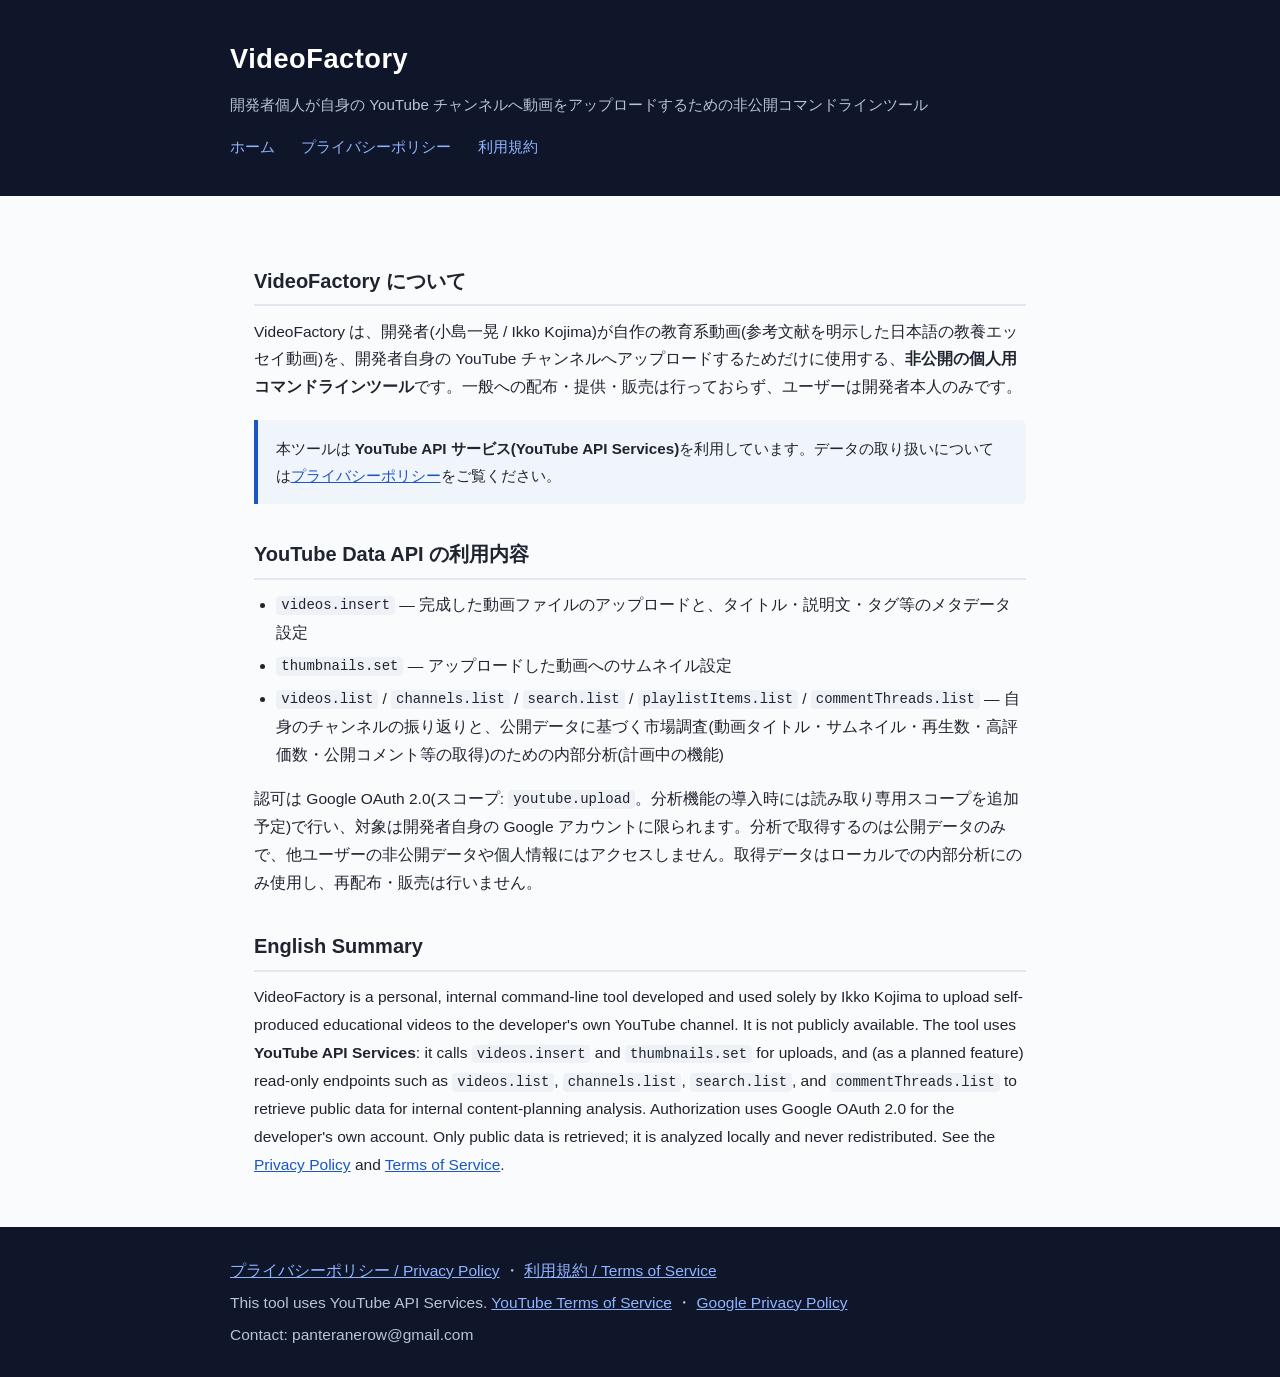
<file: index.html>
<!DOCTYPE html>
<html lang="ja">
<head>
<meta charset="utf-8">
<meta name="viewport" content="width=device-width, initial-scale=1">
<title>VideoFactory — 個人用 YouTube アップロードツール</title>
<link rel="stylesheet" href="style.css">
</head>
<body>
<header>
  <div class="inner">
    <h1>VideoFactory</h1>
    <p class="tagline">開発者個人が自身の YouTube チャンネルへ動画をアップロードするための非公開コマンドラインツール</p>
    <nav>
      <a href="index.html">ホーム</a>
      <a href="privacy-policy.html">プライバシーポリシー</a>
      <a href="terms.html">利用規約</a>
    </nav>
  </div>
</header>
<main>
  <h2>VideoFactory について</h2>
  <p>VideoFactory は、開発者(小島一晃 / Ikko Kojima)が自作の教育系動画(参考文献を明示した日本語の教養エッセイ動画)を、開発者自身の YouTube チャンネルへアップロードするためだけに使用する、<strong>非公開の個人用コマンドラインツール</strong>です。一般への配布・提供・販売は行っておらず、ユーザーは開発者本人のみです。</p>

  <div class="notice">
    本ツールは <strong>YouTube API サービス(YouTube API Services)</strong>を利用しています。データの取り扱いについては<a href="privacy-policy.html">プライバシーポリシー</a>をご覧ください。
  </div>

  <h2>YouTube Data API の利用内容</h2>
  <ul>
    <li><code>videos.insert</code> — 完成した動画ファイルのアップロードと、タイトル・説明文・タグ等のメタデータ設定</li>
    <li><code>thumbnails.set</code> — アップロードした動画へのサムネイル設定</li>
    <li><code>videos.list</code> / <code>channels.list</code> / <code>search.list</code> / <code>playlistItems.list</code> / <code>commentThreads.list</code> — 自身のチャンネルの振り返りと、公開データに基づく市場調査(動画タイトル・サムネイル・再生数・高評価数・公開コメント等の取得)のための内部分析(計画中の機能)</li>
  </ul>
  <p>認可は Google OAuth 2.0(スコープ: <code>youtube.upload</code>。分析機能の導入時には読み取り専用スコープを追加予定)で行い、対象は開発者自身の Google アカウントに限られます。分析で取得するのは公開データのみで、他ユーザーの非公開データや個人情報にはアクセスしません。取得データはローカルでの内部分析にのみ使用し、再配布・販売は行いません。</p>

  <h2>English Summary</h2>
  <p>VideoFactory is a personal, internal command-line tool developed and used solely by Ikko Kojima to upload self-produced educational videos to the developer's own YouTube channel. It is not publicly available. The tool uses <strong>YouTube API Services</strong>: it calls <code>videos.insert</code> and <code>thumbnails.set</code> for uploads, and (as a planned feature) read-only endpoints such as <code>videos.list</code>, <code>channels.list</code>, <code>search.list</code>, and <code>commentThreads.list</code> to retrieve public data for internal content-planning analysis. Authorization uses Google OAuth 2.0 for the developer's own account. Only public data is retrieved; it is analyzed locally and never redistributed. See the <a href="privacy-policy.html">Privacy Policy</a> and <a href="terms.html">Terms of Service</a>.</p>
</main>
<footer>
  <div class="inner">
    <p><a href="privacy-policy.html">プライバシーポリシー / Privacy Policy</a> ・ <a href="terms.html">利用規約 / Terms of Service</a></p>
    <p>This tool uses YouTube API Services. <a href="https://www.youtube.com/t/terms">YouTube Terms of Service</a> ・ <a href="https://policies.google.com/privacy">Google Privacy Policy</a></p>
    <p>Contact: panteranerow@gmail.com</p>
  </div>
</footer>
</body>
</html>
</file>
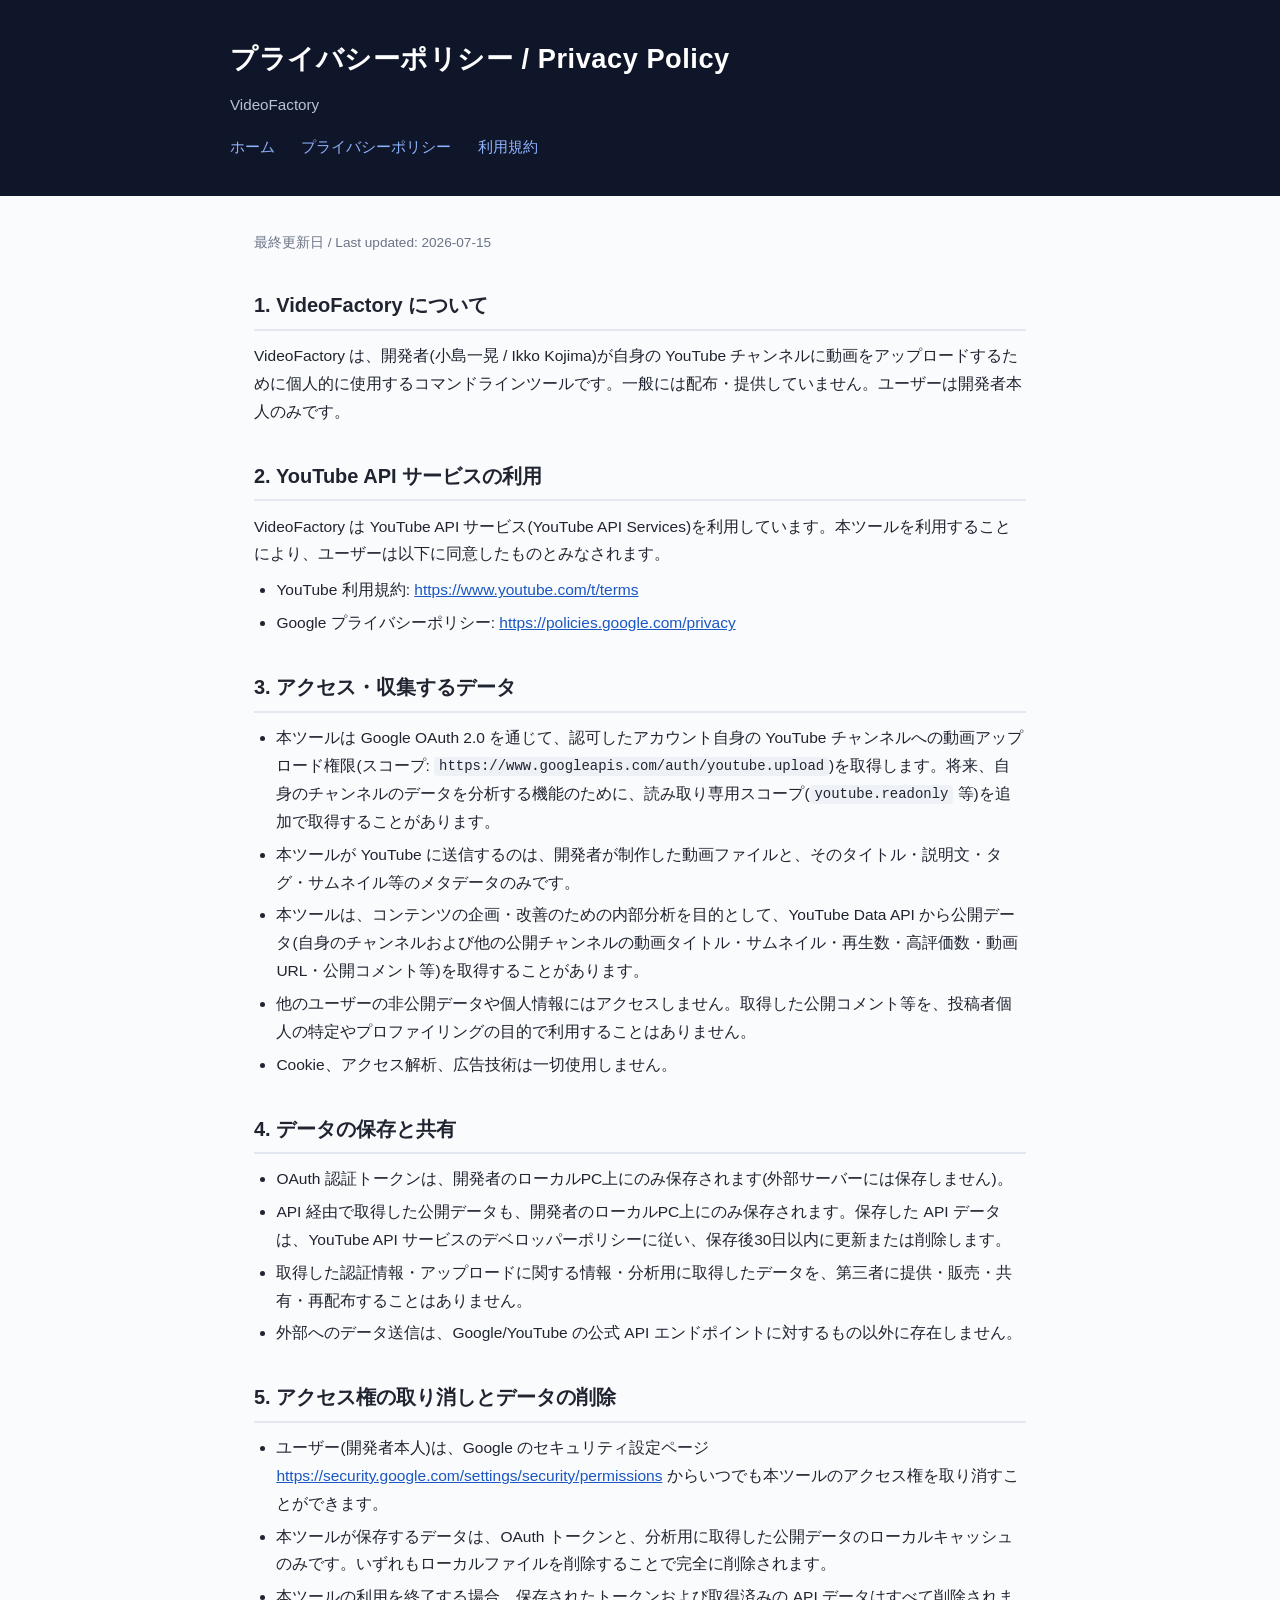
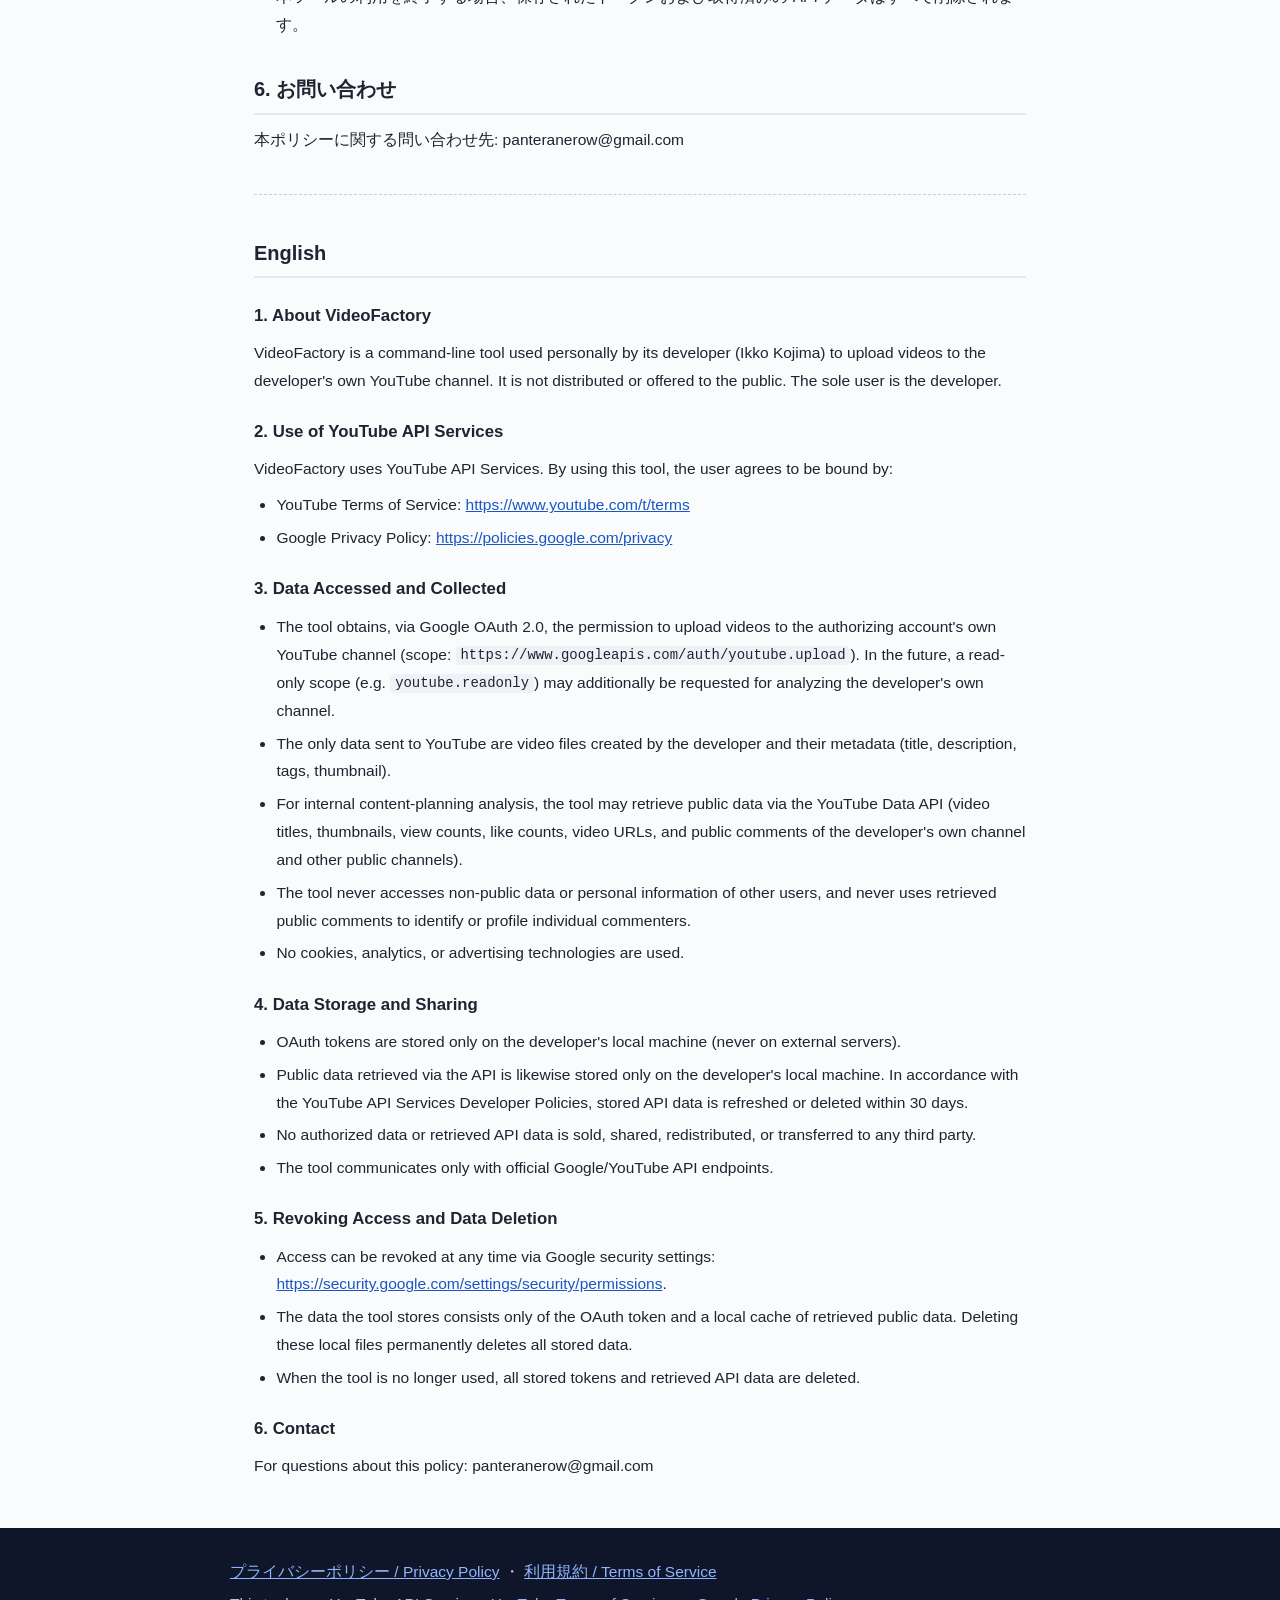
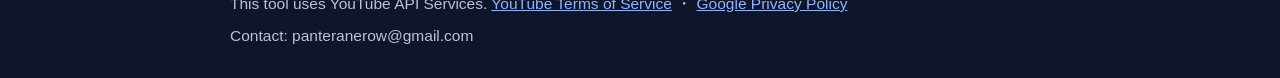
<file: privacy-policy.html>
<!DOCTYPE html>
<html lang="ja">
<head>
<meta charset="utf-8">
<meta name="viewport" content="width=device-width, initial-scale=1">
<title>プライバシーポリシー / Privacy Policy — VideoFactory</title>
<link rel="stylesheet" href="style.css">
</head>
<body>
<header>
  <div class="inner">
    <h1>プライバシーポリシー / Privacy Policy</h1>
    <p class="tagline">VideoFactory</p>
    <nav>
      <a href="index.html">ホーム</a>
      <a href="privacy-policy.html">プライバシーポリシー</a>
      <a href="terms.html">利用規約</a>
    </nav>
  </div>
</header>
<main>
  <p class="updated">最終更新日 / Last updated: 2026-07-15</p>

  <h2>1. VideoFactory について</h2>
  <p>VideoFactory は、開発者(小島一晃 / Ikko Kojima)が自身の YouTube チャンネルに動画をアップロードするために個人的に使用するコマンドラインツールです。一般には配布・提供していません。ユーザーは開発者本人のみです。</p>

  <h2>2. YouTube API サービスの利用</h2>
  <p>VideoFactory は YouTube API サービス(YouTube API Services)を利用しています。本ツールを利用することにより、ユーザーは以下に同意したものとみなされます。</p>
  <ul>
    <li>YouTube 利用規約: <a href="https://www.youtube.com/t/terms">https://www.youtube.com/t/terms</a></li>
    <li>Google プライバシーポリシー: <a href="https://policies.google.com/privacy">https://policies.google.com/privacy</a></li>
  </ul>

  <h2>3. アクセス・収集するデータ</h2>
  <ul>
    <li>本ツールは Google OAuth 2.0 を通じて、認可したアカウント自身の YouTube チャンネルへの動画アップロード権限(スコープ: <code>https://www.googleapis.com/auth/youtube.upload</code>)を取得します。将来、自身のチャンネルのデータを分析する機能のために、読み取り専用スコープ(<code>youtube.readonly</code> 等)を追加で取得することがあります。</li>
    <li>本ツールが YouTube に送信するのは、開発者が制作した動画ファイルと、そのタイトル・説明文・タグ・サムネイル等のメタデータのみです。</li>
    <li>本ツールは、コンテンツの企画・改善のための内部分析を目的として、YouTube Data API から公開データ(自身のチャンネルおよび他の公開チャンネルの動画タイトル・サムネイル・再生数・高評価数・動画URL・公開コメント等)を取得することがあります。</li>
    <li>他のユーザーの非公開データや個人情報にはアクセスしません。取得した公開コメント等を、投稿者個人の特定やプロファイリングの目的で利用することはありません。</li>
    <li>Cookie、アクセス解析、広告技術は一切使用しません。</li>
  </ul>

  <h2>4. データの保存と共有</h2>
  <ul>
    <li>OAuth 認証トークンは、開発者のローカルPC上にのみ保存されます(外部サーバーには保存しません)。</li>
    <li>API 経由で取得した公開データも、開発者のローカルPC上にのみ保存されます。保存した API データは、YouTube API サービスのデベロッパーポリシーに従い、保存後30日以内に更新または削除します。</li>
    <li>取得した認証情報・アップロードに関する情報・分析用に取得したデータを、第三者に提供・販売・共有・再配布することはありません。</li>
    <li>外部へのデータ送信は、Google/YouTube の公式 API エンドポイントに対するもの以外に存在しません。</li>
  </ul>

  <h2>5. アクセス権の取り消しとデータの削除</h2>
  <ul>
    <li>ユーザー(開発者本人)は、Google のセキュリティ設定ページ <a href="https://security.google.com/settings/security/permissions">https://security.google.com/settings/security/permissions</a> からいつでも本ツールのアクセス権を取り消すことができます。</li>
    <li>本ツールが保存するデータは、OAuth トークンと、分析用に取得した公開データのローカルキャッシュのみです。いずれもローカルファイルを削除することで完全に削除されます。</li>
    <li>本ツールの利用を終了する場合、保存されたトークンおよび取得済みの API データはすべて削除されます。</li>
  </ul>

  <h2>6. お問い合わせ</h2>
  <p>本ポリシーに関する問い合わせ先: panteranerow@gmail.com</p>

  <hr class="lang-sep">

  <h2>English</h2>

  <h3>1. About VideoFactory</h3>
  <p>VideoFactory is a command-line tool used personally by its developer (Ikko Kojima) to upload videos to the developer's own YouTube channel. It is not distributed or offered to the public. The sole user is the developer.</p>

  <h3>2. Use of YouTube API Services</h3>
  <p>VideoFactory uses YouTube API Services. By using this tool, the user agrees to be bound by:</p>
  <ul>
    <li>YouTube Terms of Service: <a href="https://www.youtube.com/t/terms">https://www.youtube.com/t/terms</a></li>
    <li>Google Privacy Policy: <a href="https://policies.google.com/privacy">https://policies.google.com/privacy</a></li>
  </ul>

  <h3>3. Data Accessed and Collected</h3>
  <ul>
    <li>The tool obtains, via Google OAuth 2.0, the permission to upload videos to the authorizing account's own YouTube channel (scope: <code>https://www.googleapis.com/auth/youtube.upload</code>). In the future, a read-only scope (e.g. <code>youtube.readonly</code>) may additionally be requested for analyzing the developer's own channel.</li>
    <li>The only data sent to YouTube are video files created by the developer and their metadata (title, description, tags, thumbnail).</li>
    <li>For internal content-planning analysis, the tool may retrieve public data via the YouTube Data API (video titles, thumbnails, view counts, like counts, video URLs, and public comments of the developer's own channel and other public channels).</li>
    <li>The tool never accesses non-public data or personal information of other users, and never uses retrieved public comments to identify or profile individual commenters.</li>
    <li>No cookies, analytics, or advertising technologies are used.</li>
  </ul>

  <h3>4. Data Storage and Sharing</h3>
  <ul>
    <li>OAuth tokens are stored only on the developer's local machine (never on external servers).</li>
    <li>Public data retrieved via the API is likewise stored only on the developer's local machine. In accordance with the YouTube API Services Developer Policies, stored API data is refreshed or deleted within 30 days.</li>
    <li>No authorized data or retrieved API data is sold, shared, redistributed, or transferred to any third party.</li>
    <li>The tool communicates only with official Google/YouTube API endpoints.</li>
  </ul>

  <h3>5. Revoking Access and Data Deletion</h3>
  <ul>
    <li>Access can be revoked at any time via Google security settings: <a href="https://security.google.com/settings/security/permissions">https://security.google.com/settings/security/permissions</a>.</li>
    <li>The data the tool stores consists only of the OAuth token and a local cache of retrieved public data. Deleting these local files permanently deletes all stored data.</li>
    <li>When the tool is no longer used, all stored tokens and retrieved API data are deleted.</li>
  </ul>

  <h3>6. Contact</h3>
  <p>For questions about this policy: panteranerow@gmail.com</p>
</main>
<footer>
  <div class="inner">
    <p><a href="privacy-policy.html">プライバシーポリシー / Privacy Policy</a> ・ <a href="terms.html">利用規約 / Terms of Service</a></p>
    <p>This tool uses YouTube API Services. <a href="https://www.youtube.com/t/terms">YouTube Terms of Service</a> ・ <a href="https://policies.google.com/privacy">Google Privacy Policy</a></p>
    <p>Contact: panteranerow@gmail.com</p>
  </div>
</footer>
</body>
</html>
</file>
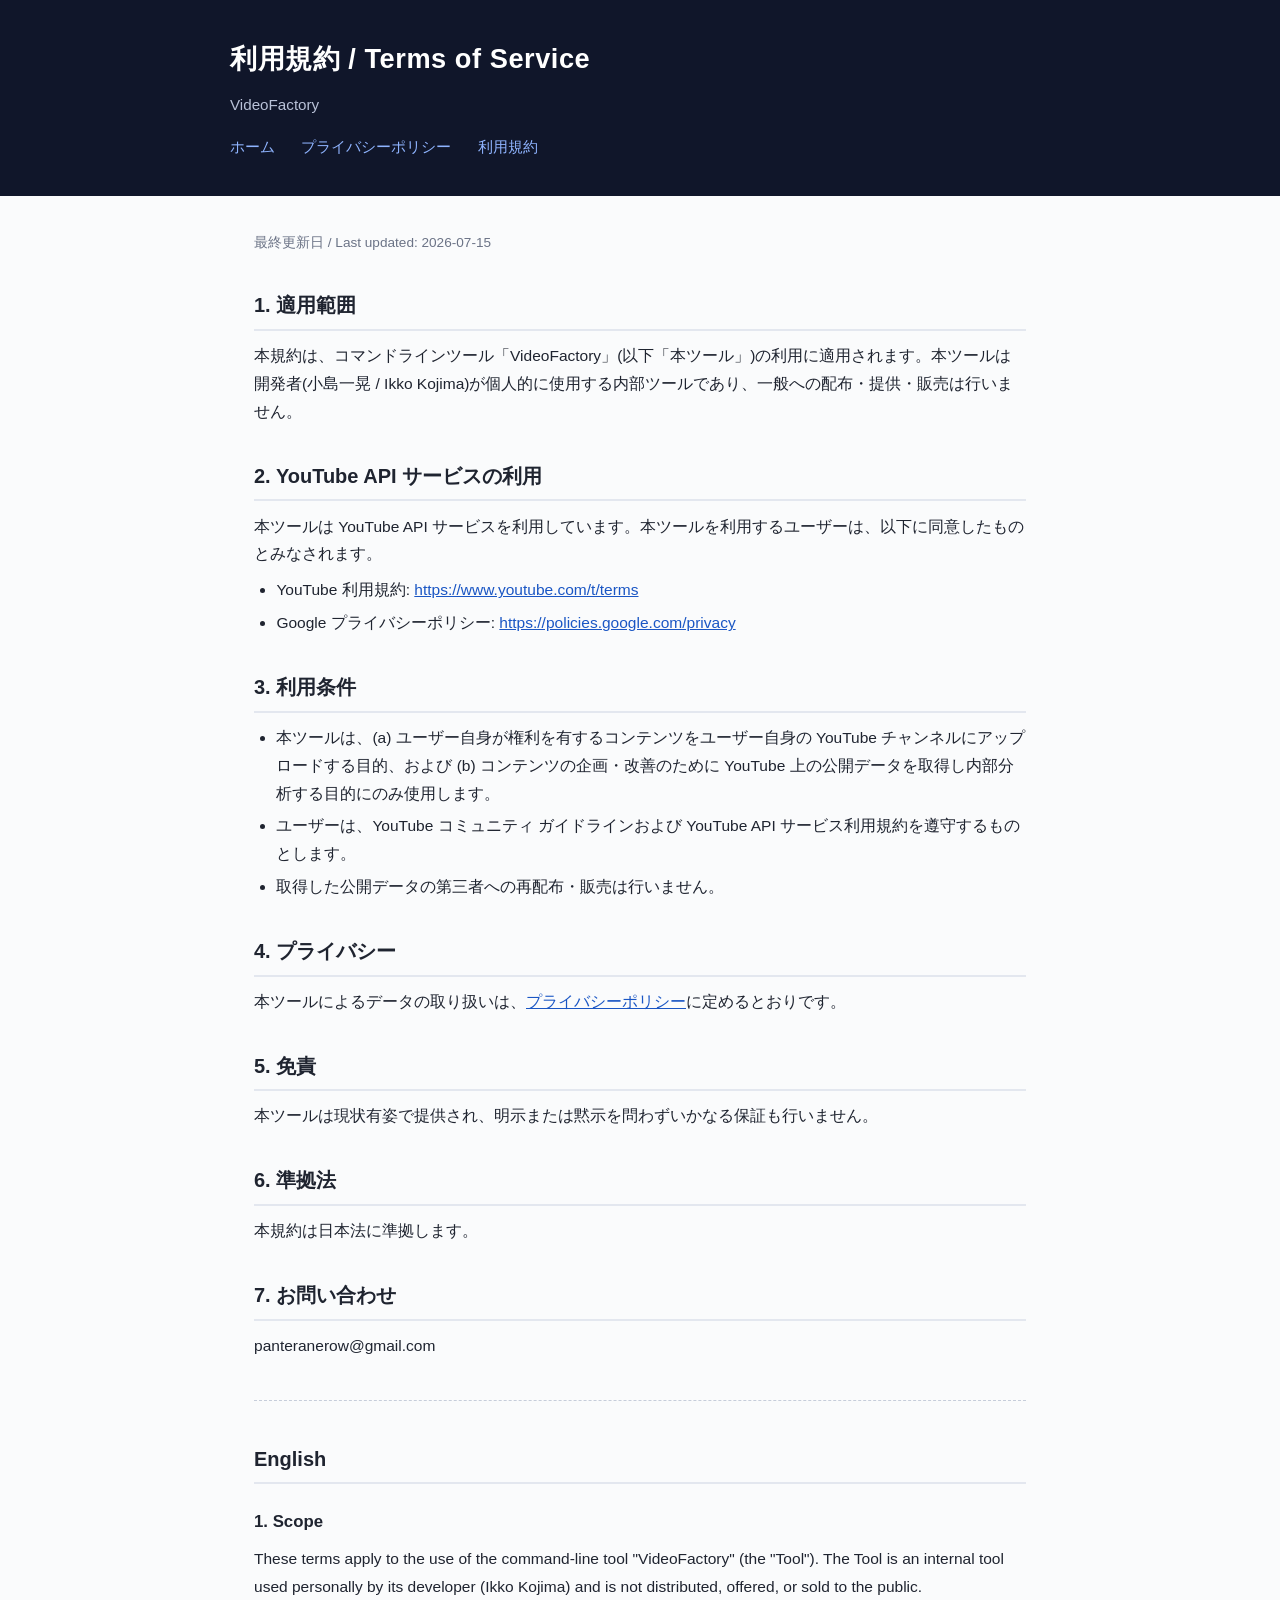
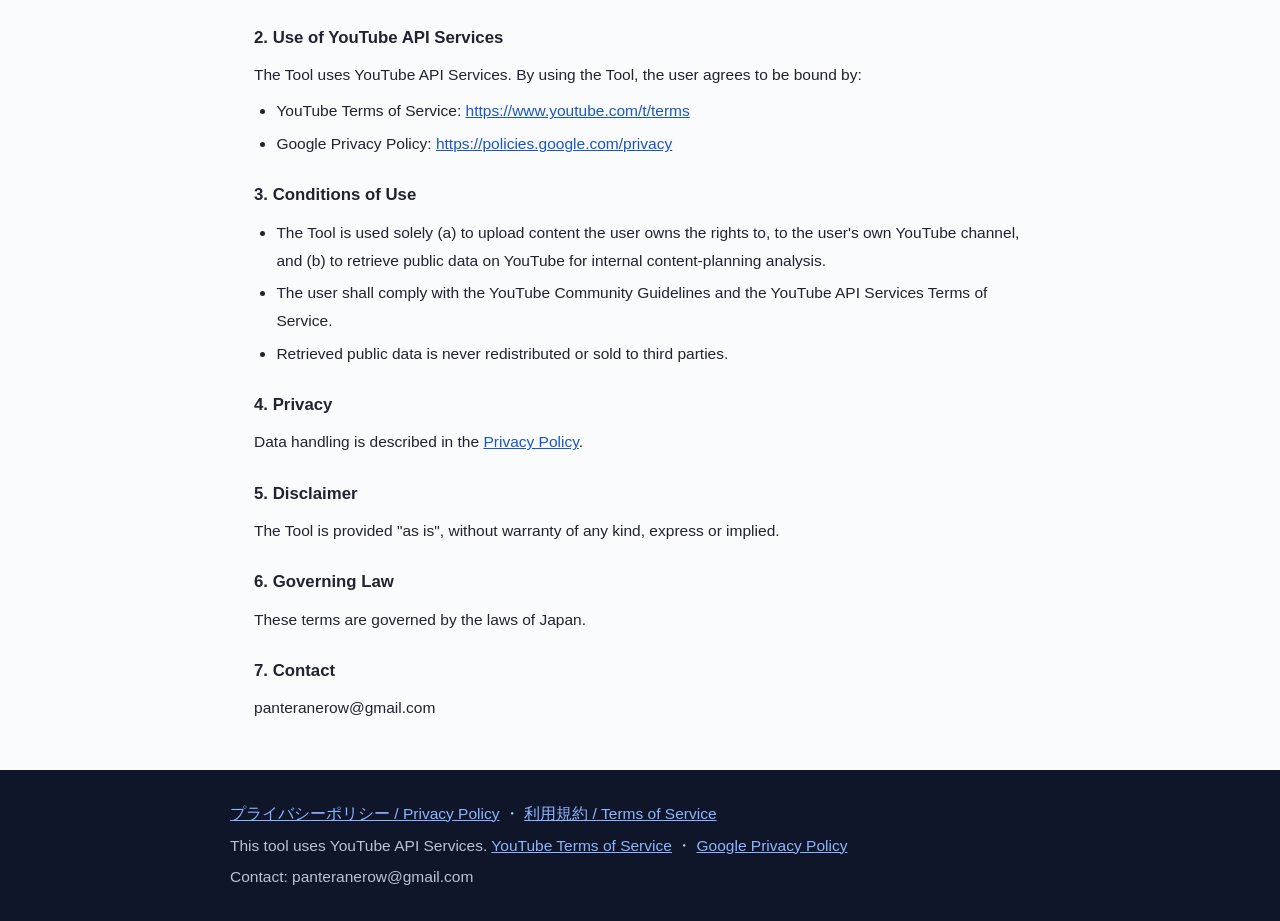
<file: terms.html>
<!DOCTYPE html>
<html lang="ja">
<head>
<meta charset="utf-8">
<meta name="viewport" content="width=device-width, initial-scale=1">
<title>利用規約 / Terms of Service — VideoFactory</title>
<link rel="stylesheet" href="style.css">
</head>
<body>
<header>
  <div class="inner">
    <h1>利用規約 / Terms of Service</h1>
    <p class="tagline">VideoFactory</p>
    <nav>
      <a href="index.html">ホーム</a>
      <a href="privacy-policy.html">プライバシーポリシー</a>
      <a href="terms.html">利用規約</a>
    </nav>
  </div>
</header>
<main>
  <p class="updated">最終更新日 / Last updated: 2026-07-15</p>

  <h2>1. 適用範囲</h2>
  <p>本規約は、コマンドラインツール「VideoFactory」(以下「本ツール」)の利用に適用されます。本ツールは開発者(小島一晃 / Ikko Kojima)が個人的に使用する内部ツールであり、一般への配布・提供・販売は行いません。</p>

  <h2>2. YouTube API サービスの利用</h2>
  <p>本ツールは YouTube API サービスを利用しています。本ツールを利用するユーザーは、以下に同意したものとみなされます。</p>
  <ul>
    <li>YouTube 利用規約: <a href="https://www.youtube.com/t/terms">https://www.youtube.com/t/terms</a></li>
    <li>Google プライバシーポリシー: <a href="https://policies.google.com/privacy">https://policies.google.com/privacy</a></li>
  </ul>

  <h2>3. 利用条件</h2>
  <ul>
    <li>本ツールは、(a) ユーザー自身が権利を有するコンテンツをユーザー自身の YouTube チャンネルにアップロードする目的、および (b) コンテンツの企画・改善のために YouTube 上の公開データを取得し内部分析する目的にのみ使用します。</li>
    <li>ユーザーは、YouTube コミュニティ ガイドラインおよび YouTube API サービス利用規約を遵守するものとします。</li>
    <li>取得した公開データの第三者への再配布・販売は行いません。</li>
  </ul>

  <h2>4. プライバシー</h2>
  <p>本ツールによるデータの取り扱いは、<a href="privacy-policy.html">プライバシーポリシー</a>に定めるとおりです。</p>

  <h2>5. 免責</h2>
  <p>本ツールは現状有姿で提供され、明示または黙示を問わずいかなる保証も行いません。</p>

  <h2>6. 準拠法</h2>
  <p>本規約は日本法に準拠します。</p>

  <h2>7. お問い合わせ</h2>
  <p>panteranerow@gmail.com</p>

  <hr class="lang-sep">

  <h2>English</h2>

  <h3>1. Scope</h3>
  <p>These terms apply to the use of the command-line tool "VideoFactory" (the "Tool"). The Tool is an internal tool used personally by its developer (Ikko Kojima) and is not distributed, offered, or sold to the public.</p>

  <h3>2. Use of YouTube API Services</h3>
  <p>The Tool uses YouTube API Services. By using the Tool, the user agrees to be bound by:</p>
  <ul>
    <li>YouTube Terms of Service: <a href="https://www.youtube.com/t/terms">https://www.youtube.com/t/terms</a></li>
    <li>Google Privacy Policy: <a href="https://policies.google.com/privacy">https://policies.google.com/privacy</a></li>
  </ul>

  <h3>3. Conditions of Use</h3>
  <ul>
    <li>The Tool is used solely (a) to upload content the user owns the rights to, to the user's own YouTube channel, and (b) to retrieve public data on YouTube for internal content-planning analysis.</li>
    <li>The user shall comply with the YouTube Community Guidelines and the YouTube API Services Terms of Service.</li>
    <li>Retrieved public data is never redistributed or sold to third parties.</li>
  </ul>

  <h3>4. Privacy</h3>
  <p>Data handling is described in the <a href="privacy-policy.html">Privacy Policy</a>.</p>

  <h3>5. Disclaimer</h3>
  <p>The Tool is provided "as is", without warranty of any kind, express or implied.</p>

  <h3>6. Governing Law</h3>
  <p>These terms are governed by the laws of Japan.</p>

  <h3>7. Contact</h3>
  <p>panteranerow@gmail.com</p>
</main>
<footer>
  <div class="inner">
    <p><a href="privacy-policy.html">プライバシーポリシー / Privacy Policy</a> ・ <a href="terms.html">利用規約 / Terms of Service</a></p>
    <p>This tool uses YouTube API Services. <a href="https://www.youtube.com/t/terms">YouTube Terms of Service</a> ・ <a href="https://policies.google.com/privacy">Google Privacy Policy</a></p>
    <p>Contact: panteranerow@gmail.com</p>
  </div>
</footer>
</body>
</html>
</file>
<file: style.css>
:root { color-scheme: light; }
* { box-sizing: border-box; margin: 0; padding: 0; }
body {
  font-family: "Hiragino Sans", "Yu Gothic", -apple-system, "Segoe UI", sans-serif;
  line-height: 1.8; color: #1f2430; background: #fafbfc;
}
header {
  background: #10162a; color: #fff; padding: 2.2rem 1.5rem;
}
header .inner, main, footer .inner { max-width: 820px; margin: 0 auto; }
header h1 { font-size: 1.7rem; letter-spacing: .02em; }
header p.tagline { color: #b9c2d8; margin-top: .4rem; font-size: .95rem; }
nav { margin-top: 1rem; font-size: .92rem; }
nav a { color: #8fb4ff; text-decoration: none; margin-right: 1.4rem; }
nav a:hover { text-decoration: underline; }
main { padding: 2.2rem 1.5rem 3rem; }
h2 { font-size: 1.25rem; margin: 2rem 0 .7rem; padding-bottom: .35rem; border-bottom: 2px solid #e3e7ef; }
h3 { font-size: 1.05rem; margin: 1.4rem 0 .5rem; }
p, li { font-size: .97rem; }
ul { padding-left: 1.4rem; margin: .5rem 0 1rem; }
li { margin: .3rem 0; }
a { color: #1a56c4; }
code { background: #eef1f6; padding: .1em .35em; border-radius: 4px; font-size: .9em; }
.notice {
  background: #f0f4fb; border-left: 4px solid #1a56c4; padding: .9rem 1.1rem;
  border-radius: 0 6px 6px 0; margin: 1.2rem 0; font-size: .95rem;
}
.updated { color: #6b7386; font-size: .85rem; margin-bottom: 1rem; }
hr.lang-sep { border: none; border-top: 1px dashed #c6cdda; margin: 2.5rem 0; }
footer { background: #10162a; color: #b9c2d8; padding: 1.6rem 1.5rem; font-size: .88rem; }
footer a { color: #8fb4ff; }
footer p { margin: .25rem 0; }
</file>
